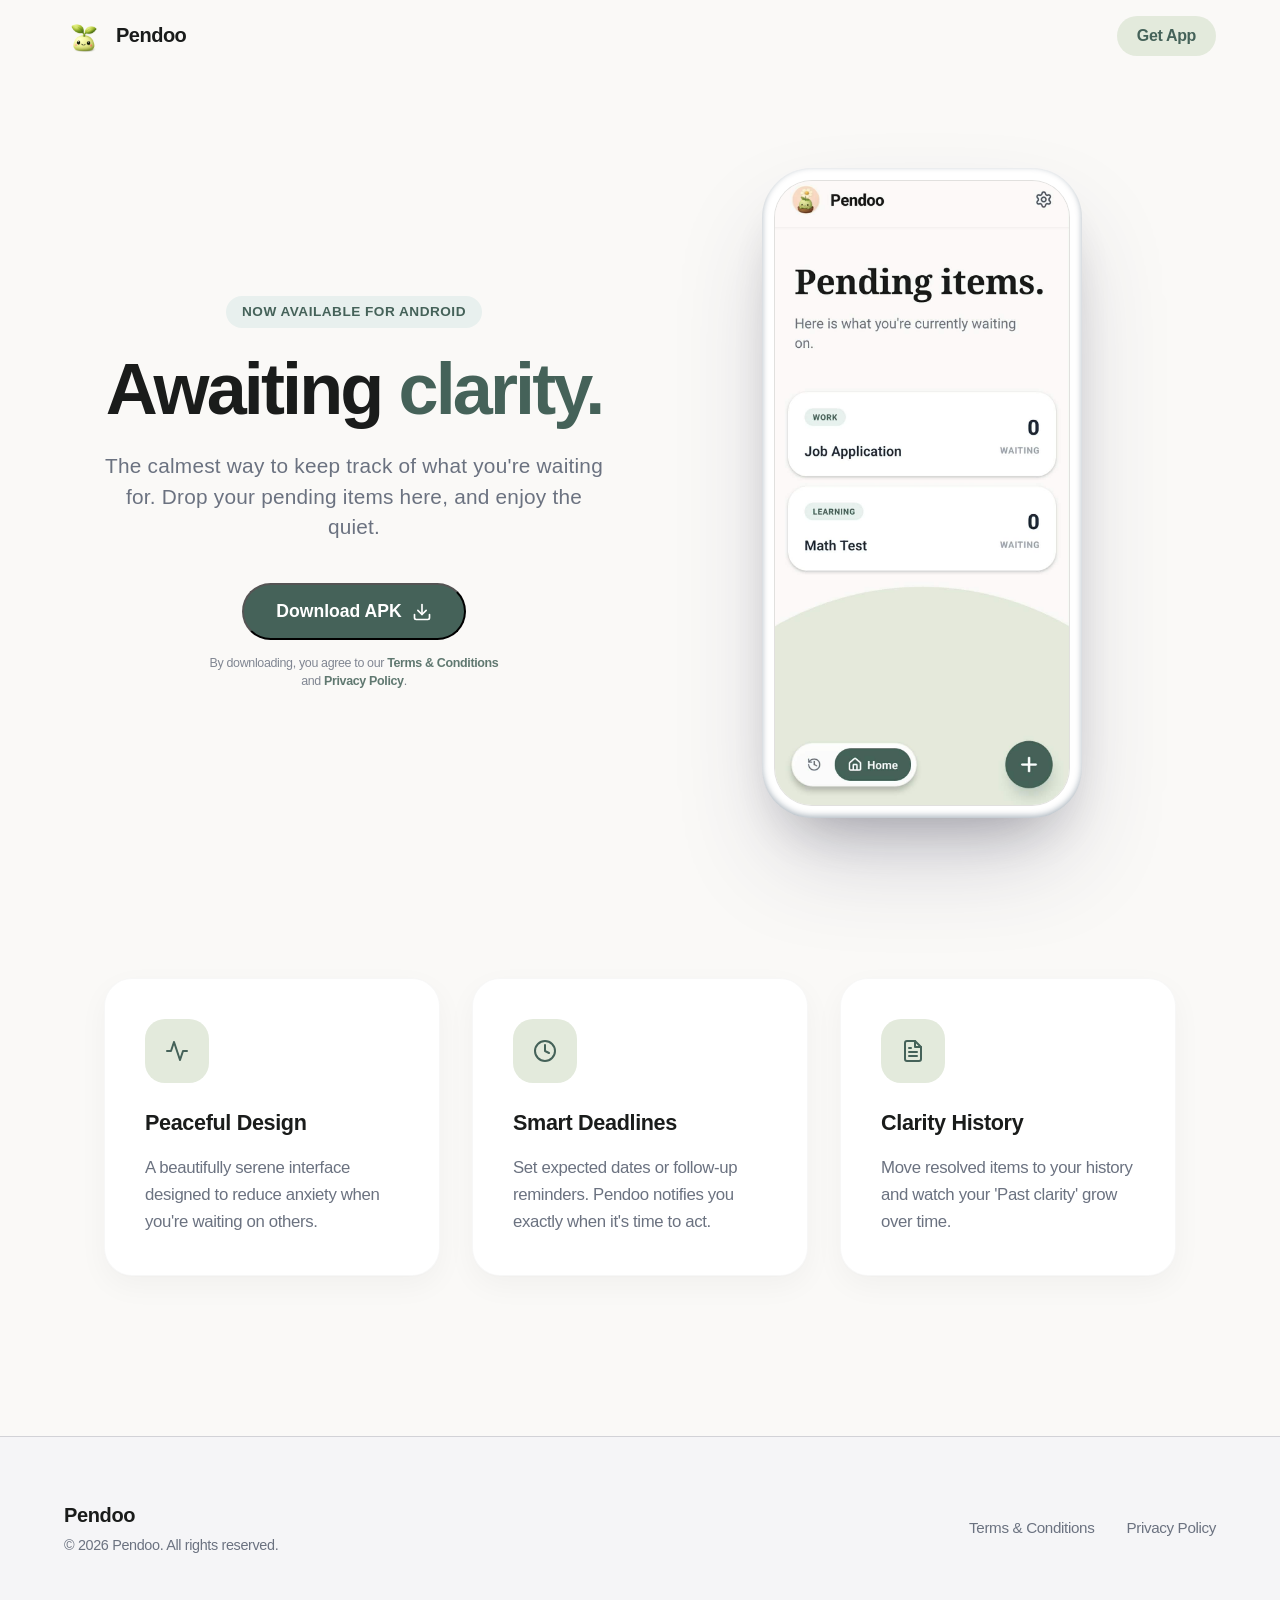
<file: index.html>
<!DOCTYPE html>
<html lang="en">
<head>
  <meta charset="UTF-8" />
  <meta name="viewport" content="width=device-width, initial-scale=1.0" />
  <title>Pendoo: The Peaceful Pending List</title>
  <meta name="description" content="Pendoo is your calm, peaceful home for pending items. Wait better." />
  <link rel="stylesheet" href="style.css" />
  <!-- Google Fonts: Outfit for modern look, Lora for elegant serif headers -->
  <link href="https://fonts.googleapis.com/css2?family=Outfit:wght@300;400;600;700&family=Lora:ital,wght@0,500;0,600;1,500&display=swap" rel="stylesheet">
  <link rel="icon" type="image/png" href="pics/favicon.png">
</head>
<body>
  
  <!-- Navigation -->
  <nav class="navbar fade-in">
    <div class="logo">
      <img src="pics/favicon.png" alt="Pendoo Icon" class="logo-icon">
      <span class="logo-text">Pendoo</span>
    </div>
    <a href="#download" class="nav-btn">Get App</a>
  </nav>

  <!-- Hero Section -->
  <section class="hero">
    <div class="hero-content fade-in-up">
      <div class="pill-badge">Now available for Android</div>
      <h1 class="hero-title">Awaiting <span class="highlight">clarity.</span></h1>
      <p class="hero-desc">The calmest way to keep track of what you're waiting for. Drop your pending items here, and enjoy the quiet.</p>
      
      <div class="cta-group">
        <button class="btn btn-primary" id="download-trigger">
          Download APK
          <svg xmlns="http://www.w3.org/2000/svg" width="20" height="20" viewBox="0 0 24 24" fill="none" stroke="currentColor" stroke-width="2" stroke-linecap="round" stroke-linejoin="round"><path d="M21 15v4a2 2 0 0 1-2 2H5a2 2 0 0 1-2-2v-4"></path><polyline points="7 10 12 15 17 10"></polyline><line x1="12" y1="15" x2="12" y2="3"></line></svg>
        </button>
      </div>
      <p class="download-disclaimer">
        By downloading, you agree to our
        <a href="terms.html">Terms &amp; Conditions</a> and
        <a href="privacy.html">Privacy Policy</a>.
      </p>
    </div>

    <!-- Phone Mockup -->
    <div class="hero-visual fade-in-scale">
      <div class="phone-frame">
        <div class="phone-screen">
          <img src="pics/hero_pic.jfif" alt="Pendoo App Screenshot" style="width: 100%; height: 100%; object-fit: cover;">
        </div>
      </div>
    </div>
  </section>

  <section class="features">
    <div class="feature fade-in-up scroll-trigger">
      <div class="feature-icon">
        <svg xmlns="http://www.w3.org/2000/svg" width="24" height="24" viewBox="0 0 24 24" fill="none" stroke="currentColor" stroke-width="2" stroke-linecap="round" stroke-linejoin="round"><path d="M22 12h-4l-3 9L9 3l-3 9H2"/></svg>
      </div>
      <h3>Peaceful Design</h3>
      <p>A beautifully serene interface designed to reduce anxiety when you're waiting on others.</p>
    </div>
    <div class="feature fade-in-up scroll-trigger" style="transition-delay: 0.1s">
      <div class="feature-icon">
        <svg xmlns="http://www.w3.org/2000/svg" width="24" height="24" viewBox="0 0 24 24" fill="none" stroke="currentColor" stroke-width="2" stroke-linecap="round" stroke-linejoin="round"><circle cx="12" cy="12" r="10"/><polyline points="12 6 12 12 16 14"/></svg>
      </div>
      <h3>Smart Deadlines</h3>
      <p>Set expected dates or follow-up reminders. Pendoo notifies you exactly when it's time to act.</p>
    </div>
    <div class="feature fade-in-up scroll-trigger" style="transition-delay: 0.2s">
      <div class="feature-icon">
        <svg xmlns="http://www.w3.org/2000/svg" width="24" height="24" viewBox="0 0 24 24" fill="none" stroke="currentColor" stroke-width="2" stroke-linecap="round" stroke-linejoin="round"><path d="M14 2H6a2 2 0 0 0-2 2v16a2 2 0 0 0 2 2h12a2 2 0 0 0 2-2V8z"/><polyline points="14 2 14 8 20 8"/><line x1="16" y1="13" x2="8" y2="13"/><line x1="16" y1="17" x2="8" y2="17"/><polyline points="10 9 9 9 8 9"/></svg>
      </div>
      <h3>Clarity History</h3>
      <p>Move resolved items to your history and watch your 'Past clarity' grow over time.</p>
    </div>
  </section>

  <!-- Footer -->
  <footer class="footer">
    <div class="footer-content">
      <div class="footer-left">
        <span class="footer-logo">Pendoo</span>
        <p>&copy; <span id="year-trigger">2026</span> Pendoo. All rights reserved.</p>
      </div>
      <div class="footer-links">
        <a href="terms.html">Terms &amp; Conditions</a>
        <a href="privacy.html">Privacy Policy</a>
      </div>
    </div>
  </footer>

  <!-- Android Warning Modal -->
  <div id="dl-overlay" class="admin-overlay hidden">
    <div class="admin-modal">
      <div class="admin-modal-header">
        <div class="admin-lock-icon" style="width:48px;height:48px;border-radius:50%;background:#fff3cd;border:2px solid #f59e0b;display:flex;align-items:center;justify-content:center;margin:0 auto 0.5rem;font-size:1.4rem;font-weight:900;color:#d97706;">!</div>
        <h3>Heads up!</h3>
        <p>Android may show a security warning since this APK is not from the Play Store.</p>
      </div>

      <details class="dl-accordion">
        <summary>Download Instructions</summary>
        <div class="dl-accordion-body">
          <div class="dl-step"><span class="dl-step-num">1</span> Tap <strong>Download Anyway</strong> below</div>
          <div class="dl-step"><span class="dl-step-num">2</span> Wait for the APK file to download</div>
          <div class="dl-step"><span class="dl-step-num">3</span> Find it in your <strong>Downloads</strong> folder</div>
        </div>
      </details>

      <details class="dl-accordion">
        <summary>Installation Instructions</summary>
        <div class="dl-accordion-body">
          <div class="dl-step"><span class="dl-step-num">1</span> Open the downloaded <strong>Pendoo.apk</strong></div>
          <div class="dl-step"><span class="dl-step-num">2</span> If prompted, tap <strong>Install Anyway</strong></div>
          <div class="dl-step"><span class="dl-step-num">3</span> Enable <strong>Unknown Sources</strong> if asked, then retry</div>
        </div>
      </details>

      <div class="admin-modal-actions" style="flex-direction: column; gap: 0.5rem; margin-top: 1rem;">
        <a href="https://github.com/Carlwyne-Dev/pendoo-web/releases/latest/download/Pendoo.apk" id="download" class="btn btn-primary" download style="text-align:center; text-decoration:none; border-radius:14px; padding:0.85rem; font-size:0.95rem; font-weight:700; display:flex; justify-content:center; align-items:center;">
          Download Anyway
        </a>
        <button id="dl-cancel" class="admin-btn-secondary">Cancel</button>
      </div>
    </div>
  </div>

  <!-- Password Modal -->
  <div id="pw-overlay" class="admin-overlay hidden">
    <div class="admin-modal">
      <div class="admin-modal-header">
        <span class="admin-lock-icon">🔒</span>
        <h3>Admin Access</h3>
        <p>Enter the secret password</p>
      </div>
      <input type="password" id="pw-input" class="admin-input" placeholder="Password" autocomplete="off" />
      <div id="pw-error" class="admin-error hidden">Incorrect password.</div>
      <div class="admin-modal-actions">
        <button id="pw-cancel" class="admin-btn-secondary">Cancel</button>
        <button id="pw-submit" class="admin-btn-primary">Enter</button>
      </div>
    </div>
  </div>

  <!-- Stats Modal -->
  <div id="stats-overlay" class="admin-overlay hidden">
    <div class="admin-modal">
      <div class="admin-modal-header">
        <span class="admin-lock-icon">📊</span>
        <h3>Admin Panel</h3>
        <p>pendoo-web analytics</p>
      </div>
      <div class="admin-stats">
        <div class="admin-stat-card">
          <div class="admin-stat-num" id="stat-views">—</div>
          <div class="admin-stat-label">Page Views</div>
        </div>
        <div class="admin-stat-card">
          <div class="admin-stat-num" id="stat-clicks">—</div>
          <div class="admin-stat-label">Download Clicks</div>
        </div>
      </div>
      <div class="admin-modal-actions">
        <button id="stats-close" class="admin-btn-primary" style="width:100%">Close</button>
      </div>
    </div>
  </div>

  <script src="script.js"></script>
</body>
</html>
</file>
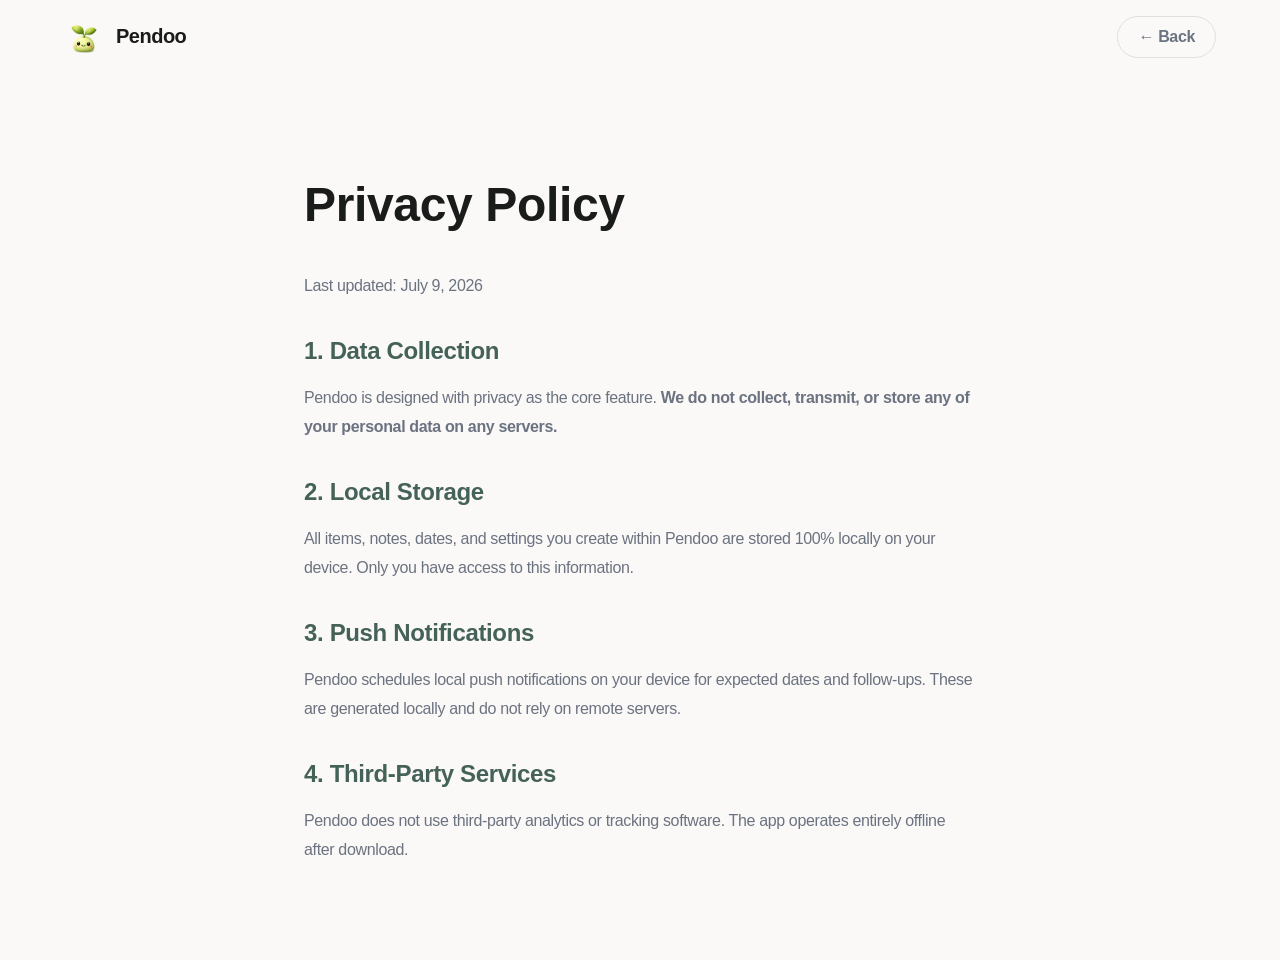
<file: privacy.html>
<!DOCTYPE html>
<html lang="en">
<head>
  <meta charset="UTF-8">
  <meta name="viewport" content="width=device-width, initial-scale=1.0">
  <title>Privacy Policy | Pendoo</title>
  <link rel="stylesheet" href="style.css">
  <link href="https://fonts.googleapis.com/css2?family=Outfit:wght@300;400;600;700&family=Lora:ital,wght@0,500;0,600;1,500&display=swap" rel="stylesheet">
  <style>
    .legal-content { max-width: 800px; margin: 6rem auto; padding: 0 5%; font-family: var(--font-sans); }
    .legal-content h1 { font-family: var(--font-serif); font-size: 3rem; margin-bottom: 2rem; color: var(--text-primary); }
    .legal-content h2 { margin-top: 2rem; margin-bottom: 1rem; color: var(--accent); }
    .legal-content p { color: var(--text-secondary); margin-bottom: 1.5rem; line-height: 1.8; }
  </style>
</head>
<body>
  <nav class="navbar">
    <a href="index.html" class="logo" style="text-decoration: none; color: inherit;">
      <img src="pics/favicon.png" alt="Pendoo Icon" class="logo-icon">
      <span class="logo-text">Pendoo</span>
    </a>
    <a href="index.html" class="nav-btn" style="background: transparent; border: 1px solid rgba(0,0,0,0.1); color: var(--text-secondary);">← Back</a>
  </nav>

  <div class="legal-content">
    <h1>Privacy Policy</h1>
    <p>Last updated: July 9, 2026</p>
    
    <h2>1. Data Collection</h2>
    <p>Pendoo is designed with privacy as the core feature. <strong>We do not collect, transmit, or store any of your personal data on any servers.</strong></p>
    
    <h2>2. Local Storage</h2>
    <p>All items, notes, dates, and settings you create within Pendoo are stored 100% locally on your device. Only you have access to this information.</p>
    
    <h2>3. Push Notifications</h2>
    <p>Pendoo schedules local push notifications on your device for expected dates and follow-ups. These are generated locally and do not rely on remote servers.</p>
    
    <h2>4. Third-Party Services</h2>
    <p>Pendoo does not use third-party analytics or tracking software. The app operates entirely offline after download.</p>
  </div>
</body>
</html>
</file>
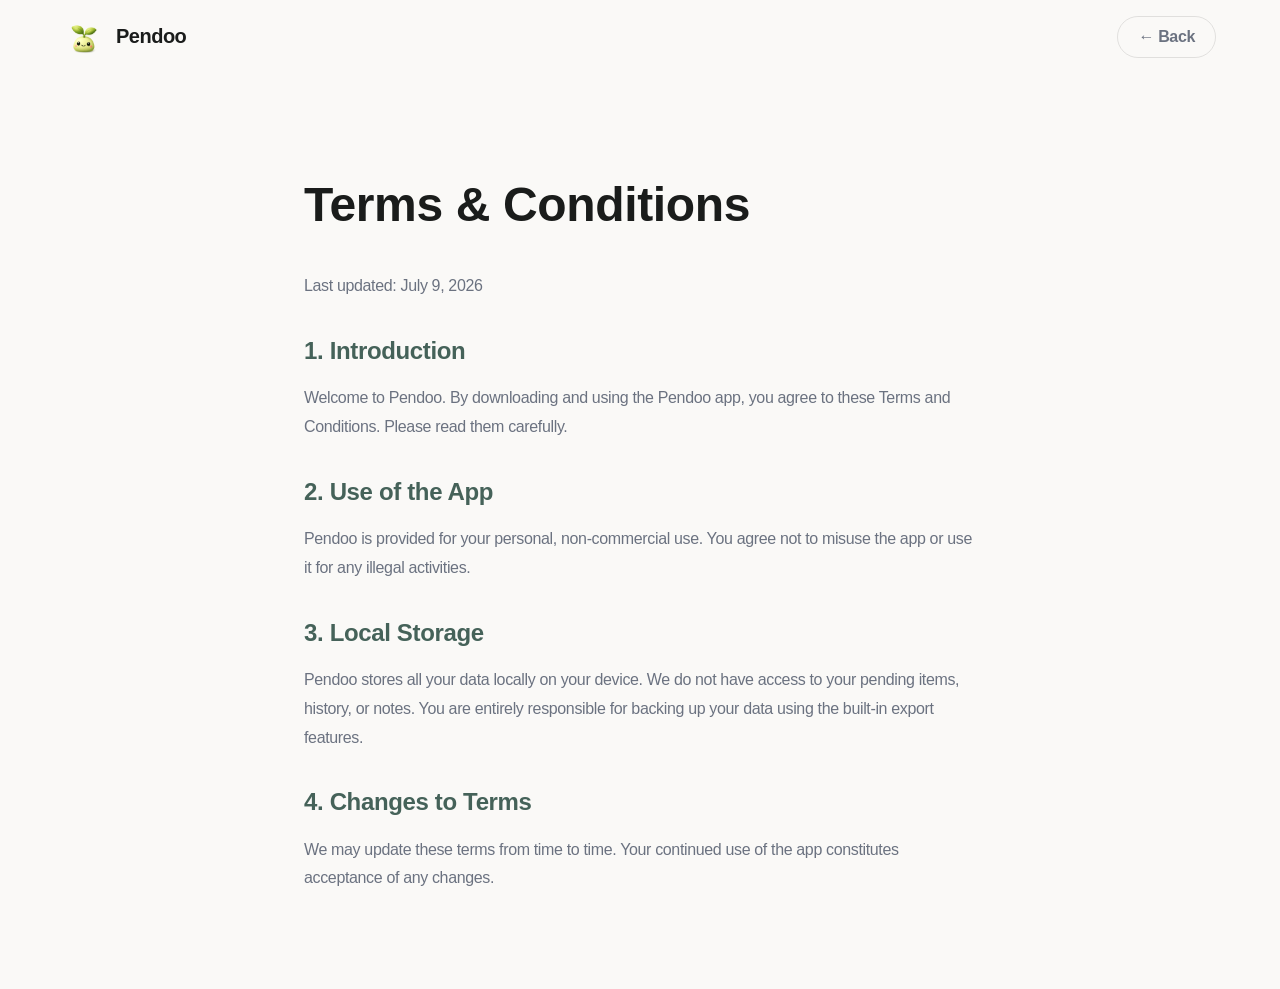
<file: terms.html>
<!DOCTYPE html>
<html lang="en">
<head>
  <meta charset="UTF-8">
  <meta name="viewport" content="width=device-width, initial-scale=1.0">
  <title>Terms & Conditions | Pendoo</title>
  <link rel="stylesheet" href="style.css">
  <link href="https://fonts.googleapis.com/css2?family=Outfit:wght@300;400;600;700&family=Lora:ital,wght@0,500;0,600;1,500&display=swap" rel="stylesheet">
  <style>
    .legal-content { max-width: 800px; margin: 6rem auto; padding: 0 5%; font-family: var(--font-sans); }
    .legal-content h1 { font-family: var(--font-serif); font-size: 3rem; margin-bottom: 2rem; color: var(--text-primary); }
    .legal-content h2 { margin-top: 2rem; margin-bottom: 1rem; color: var(--accent); }
    .legal-content p { color: var(--text-secondary); margin-bottom: 1.5rem; line-height: 1.8; }
  </style>
</head>
<body>
  <nav class="navbar">
    <a href="index.html" class="logo" style="text-decoration: none; color: inherit;">
      <img src="pics/favicon.png" alt="Pendoo Icon" class="logo-icon">
      <span class="logo-text">Pendoo</span>
    </a>
    <a href="index.html" class="nav-btn" style="background: transparent; border: 1px solid rgba(0,0,0,0.1); color: var(--text-secondary);">← Back</a>
  </nav>

  <div class="legal-content">
    <h1>Terms & Conditions</h1>
    <p>Last updated: July 9, 2026</p>
    
    <h2>1. Introduction</h2>
    <p>Welcome to Pendoo. By downloading and using the Pendoo app, you agree to these Terms and Conditions. Please read them carefully.</p>
    
    <h2>2. Use of the App</h2>
    <p>Pendoo is provided for your personal, non-commercial use. You agree not to misuse the app or use it for any illegal activities.</p>
    
    <h2>3. Local Storage</h2>
    <p>Pendoo stores all your data locally on your device. We do not have access to your pending items, history, or notes. You are entirely responsible for backing up your data using the built-in export features.</p>
    
    <h2>4. Changes to Terms</h2>
    <p>We may update these terms from time to time. Your continued use of the app constitutes acceptance of any changes.</p>
  </div>
</body>
</html>
</file>
<file: style.css>
:root {
  --bg-color: #faf9f7;
  --text-primary: #1a1c1b;
  --text-secondary: #6b7280;
  --accent: #456259;
  --accent-light: #e3eadc;
  --card-bg: #ffffff;
  --font-sans: -apple-system, BlinkMacSystemFont, "SF Pro Text", "Segoe UI", Roboto, Helvetica, Arial, sans-serif;
  --font-serif: -apple-system, BlinkMacSystemFont, "SF Pro Display", "Segoe UI", Roboto, Helvetica, Arial, sans-serif;
}

* {
  margin: 0;
  padding: 0;
  box-sizing: border-box;
}

body {
  font-family: var(--font-sans);
  background-color: var(--bg-color);
  color: var(--text-primary);
  line-height: 1.47059;
  font-weight: 400;
  letter-spacing: -0.022em;
  overflow-x: hidden;
}

/* Animations */
@keyframes fadeInUp {
  from { opacity: 0; transform: translateY(30px); }
  to { opacity: 1; transform: translateY(0); }
}

@keyframes scaleIn {
  from { opacity: 0; transform: scale(0.95); }
  to { opacity: 1; transform: scale(1); }
}

@keyframes float {
  0% { transform: translateY(0px); }
  50% { transform: translateY(-10px); }
  100% { transform: translateY(0px); }
}

.fade-in { animation: fadeInUp 0.8s cubic-bezier(0.16, 1, 0.3, 1) forwards; }
.fade-in-up { animation: fadeInUp 0.8s cubic-bezier(0.16, 1, 0.3, 1) forwards; opacity: 0; }
.fade-in-scale { animation: scaleIn 1s cubic-bezier(0.16, 1, 0.3, 1) forwards; opacity: 0; }
.float-anim { animation: float 4s ease-in-out infinite; }

/* Navbar */
.navbar {
  position: sticky;
  top: 0;
  z-index: 100;
  display: flex;
  justify-content: space-between;
  align-items: center;
  padding: 1rem 5%;
  background: transparent;
}

.logo {
  display: flex;
  align-items: center;
  gap: 12px;
}

.logo-icon {
  width: 40px;
  height: 40px;
}

.logo-text {
  font-size: 1.25rem;
  font-weight: 700;
  letter-spacing: -0.5px;
}

.nav-btn {
  text-decoration: none;
  font-weight: 600;
  color: var(--accent);
  padding: 0.5rem 1.25rem;
  border-radius: 99px;
  background: var(--accent-light);
  transition: all 0.3s ease;
}

.nav-btn:hover {
  background: var(--accent);
  color: white;
  transform: translateY(-2px);
}

/* Hero Section */
.hero {
  display: flex;
  flex-direction: column;
  align-items: center;
  padding: 4rem 5%;
  max-width: 1200px;
  margin: 0 auto;
  gap: 4rem;
}

@media (min-width: 900px) {
  .hero {
    flex-direction: row;
    padding: 6rem 5%;
    justify-content: space-between;
  }
}

.hero-content {
  flex: 1;
  max-width: 500px;
  display: flex;
  flex-direction: column;
  align-items: center;
  text-align: center;
}

.pill-badge {
  display: inline-block;
  padding: 6px 16px;
  border-radius: 99px;
  background: #e8f0ee;
  color: var(--accent);
  font-size: 0.85rem;
  font-weight: 700;
  letter-spacing: 0.5px;
  text-transform: uppercase;
  margin-bottom: 1.5rem;
}

.hero-title {
  font-family: var(--font-serif);
  font-size: 4.5rem;
  font-weight: 700;
  line-height: 1.05;
  letter-spacing: -0.04em;
  margin-bottom: 1.5rem;
  color: var(--text-primary);
}

.highlight {
  color: var(--accent);
}

.hero-desc {
  font-size: 1.3rem;
  font-weight: 400;
  letter-spacing: 0.011em;
  color: var(--text-secondary);
  margin-bottom: 2.5rem;
}

.btn {
  display: inline-flex;
  align-items: center;
  gap: 10px;
  padding: 1rem 2rem;
  border-radius: 99px;
  font-weight: 600;
  font-size: 1.1rem;
  text-decoration: none;
  transition: all 0.3s cubic-bezier(0.16, 1, 0.3, 1);
}

.btn-primary {
  background: var(--accent);
  color: white;
}

.btn-primary:hover {
  transform: translateY(-2px);
  background: #3a534b;
}

/* Phone Mockup */
.hero-visual {
  flex: 1;
  display: flex;
  justify-content: center;
  position: relative;
}

.phone-frame {
  width: 320px;
  height: 650px;
  background: #ffffff;
  border-radius: 50px;
  padding: 12px;
  box-shadow: 0 50px 100px -20px rgba(50,50,93,0.25), 0 30px 60px -30px rgba(0,0,0,0.3), inset 0 -2px 6px 0 rgba(10,37,64,0.35);
  position: relative;
}

.phone-notch {
  position: absolute;
  top: 12px;
  left: 50%;
  transform: translateX(-50%);
  width: 120px;
  height: 30px;
  background: #111;
  border-bottom-left-radius: 16px;
  border-bottom-right-radius: 16px;
  z-index: 10;
}

.phone-screen {
  background: var(--bg-color);
  width: 100%;
  height: 100%;
  border-radius: 38px;
  overflow: hidden;
  position: relative;
  display: flex;
  flex-direction: column;
  border: 1px solid rgba(0,0,0,0.1);
}

.app-ui {
  padding: 60px 24px 20px;
  flex: 1;
  position: relative;
  z-index: 2;
}

.app-title {
  font-family: var(--font-serif);
  font-size: 2rem;
  margin-bottom: 4px;
}

.app-sub {
  color: var(--text-secondary);
  font-size: 0.9rem;
  margin-bottom: 24px;
}

.app-card {
  background: white;
  padding: 16px;
  border-radius: 20px;
  margin-bottom: 12px;
  box-shadow: 0 4px 12px rgba(0,0,0,0.04);
  position: relative;
  animation: fadeInUp 0.6s ease forwards;
  opacity: 0;
  transform: translateY(20px);
}

.app-chip {
  display: inline-block;
  font-size: 0.6rem;
  font-weight: 800;
  padding: 4px 8px;
  background: #e8f0ee;
  color: var(--accent);
  border-radius: 99px;
  margin-bottom: 8px;
}

.app-card h3 {
  font-size: 1rem;
  font-weight: 600;
  width: 70%;
}

.app-card-days {
  position: absolute;
  right: 16px;
  top: 50%;
  transform: translateY(-50%);
  width: 40px;
  height: 40px;
  border: 2px solid #f3f4f6;
  border-radius: 50%;
  display: flex;
  flex-direction: column;
  align-items: center;
  justify-content: center;
  font-weight: 800;
  font-size: 1.1rem;
}

.app-card-days small {
  font-size: 0.4rem;
  letter-spacing: 0.5px;
}

.app-hill {
  position: absolute;
  bottom: 0;
  left: -50%;
  width: 200%;
  height: 40%;
  background: var(--accent-light);
  border-top-left-radius: 50%;
  border-top-right-radius: 50%;
  display: flex;
  justify-content: center;
  align-items: flex-end;
  padding-bottom: 20px;
}

.app-mascot {
  width: 140px;
  height: 140px;
  object-fit: contain;
}

/* Features */
.features {
  display: grid;
  grid-template-columns: 1fr;
  gap: 2rem;
  padding: 4rem 5%;
  max-width: 1200px;
  margin: 0 auto 6rem;
}

@media (min-width: 768px) {
  .features {
    grid-template-columns: repeat(3, 1fr);
  }
}

.feature {
  background: white;
  padding: 2.5rem;
  border-radius: 28px;
  box-shadow: 0 10px 30px rgba(0,0,0,0.04), 0 1px 3px rgba(0,0,0,0.02);
  border: 1px solid rgba(0,0,0,0.03);
  transition: all 0.4s cubic-bezier(0.16, 1, 0.3, 1);
  position: relative;
  overflow: hidden;
}

.feature::before {
  content: '';
  position: absolute;
  top: 0; left: 0; right: 0; bottom: 0;
  background: linear-gradient(135deg, rgba(227, 234, 220, 0.2) 0%, transparent 100%);
  opacity: 0;
  transition: opacity 0.4s ease;
}

.feature:hover {
  transform: translateY(-8px) scale(1.02);
  box-shadow: 0 20px 40px rgba(69, 98, 89, 0.08), 0 4px 12px rgba(69, 98, 89, 0.04);
}

.feature:hover::before {
  opacity: 1;
}

.feature-icon {
  font-size: 2.5rem;
  margin-bottom: 1.5rem;
  background: var(--accent-light);
  color: var(--accent);
  width: 64px;
  height: 64px;
  display: flex;
  align-items: center;
  justify-content: center;
  border-radius: 20px;
  position: relative;
  transition: transform 0.4s cubic-bezier(0.16, 1, 0.3, 1);
}

.feature:hover .feature-icon {
  transform: scale(1.1) rotate(5deg);
}

.feature h3 {
  font-size: 1.35rem;
  font-weight: 700;
  margin-bottom: 1rem;
  color: var(--text-primary);
  position: relative;
}

.feature p {
  color: var(--text-secondary);
  font-size: 1.05rem;
  line-height: 1.6;
  position: relative;
}

/* Footer */
.footer { background: #f5f5f7; padding: 4rem 5%; border-top: 1px solid #d2d2d7; margin-top: 4rem; }
.footer-content { max-width: 1200px; margin: 0 auto; display: flex; justify-content: space-between; align-items: center; flex-wrap: wrap; gap: 2rem; }
.footer-logo { font-weight: 700; font-size: 1.25rem; color: var(--text-primary); }
.footer-left p { color: var(--text-secondary); font-size: 0.9rem; margin-top: 4px; }
.footer-links { display: flex; gap: 2rem; }
.footer-links a { color: var(--text-secondary); text-decoration: none; font-size: 0.95rem; font-weight: 500; transition: color 0.2s; }
.footer-links a:hover { color: var(--accent); }

/* ── Admin Panel ─────────────────────────────── */
.hidden { display: none !important; }

.admin-overlay {
  position: fixed;
  inset: 0;
  background: rgba(0, 0, 0, 0.5);
  backdrop-filter: blur(6px);
  -webkit-backdrop-filter: blur(6px);
  display: flex;
  align-items: center;
  justify-content: center;
  z-index: 9999;
  padding: 1rem;
}

.admin-modal {
  background: #ffffff;
  border-radius: 24px;
  padding: 2rem;
  width: 100%;
  max-width: 360px;
  box-shadow: 0 24px 60px rgba(0, 0, 0, 0.18);
  animation: adminPop 0.25s cubic-bezier(0.34, 1.56, 0.64, 1);
}

@keyframes adminPop {
  from { opacity: 0; transform: scale(0.88) translateY(12px); }
  to   { opacity: 1; transform: scale(1) translateY(0); }
}

.admin-modal-header {
  text-align: center;
  margin-bottom: 1.5rem;
}
.admin-lock-icon {
  font-size: 2.2rem;
  display: block;
  margin-bottom: 0.5rem;
}
.admin-modal-header h3 {
  font-size: 1.25rem;
  font-weight: 700;
  color: var(--text-primary);
  margin-bottom: 0.25rem;
}
.admin-modal-header p {
  font-size: 0.875rem;
  color: var(--text-secondary);
}

.admin-input {
  width: 100%;
  padding: 0.85rem 1rem;
  border: 1.5px solid #e5e7eb;
  border-radius: 14px;
  font-size: 1rem;
  outline: none;
  transition: border-color 0.2s;
  background: #f9fafb;
  color: var(--text-primary);
  margin-bottom: 0.5rem;
}
.admin-input:focus { border-color: var(--accent); }

.admin-error {
  font-size: 0.8rem;
  color: #dc2626;
  text-align: center;
  margin-bottom: 0.75rem;
}

.admin-modal-actions {
  display: flex;
  gap: 0.75rem;
  margin-top: 1.25rem;
}

.admin-btn-primary {
  flex: 1;
  background: var(--accent);
  color: #fff;
  border: none;
  border-radius: 14px;
  padding: 0.85rem;
  font-size: 0.95rem;
  font-weight: 700;
  cursor: pointer;
  transition: opacity 0.2s;
}
.admin-btn-primary:hover { opacity: 0.85; }

.admin-btn-secondary {
  flex: 1;
  background: #f3f4f6;
  color: var(--text-primary);
  border: none;
  border-radius: 14px;
  padding: 0.85rem;
  font-size: 0.95rem;
  font-weight: 600;
  cursor: pointer;
  transition: background 0.2s;
}
.admin-btn-secondary:hover { background: #e5e7eb; }

.admin-stats {
  display: flex;
  gap: 1rem;
  margin: 0.5rem 0 0.25rem;
}
.admin-stat-card {
  flex: 1;
  background: var(--accent-light);
  border-radius: 18px;
  padding: 1.25rem 1rem;
  text-align: center;
}
.admin-stat-num {
  font-size: 2rem;
  font-weight: 800;
  color: var(--accent);
  letter-spacing: -1px;
  line-height: 1;
  margin-bottom: 0.4rem;
}
.admin-stat-label {
  font-size: 0.75rem;
  color: var(--text-secondary);
  font-weight: 600;
  text-transform: uppercase;
  letter-spacing: 0.5px;
}

/* ── Download disclaimer & warning steps ── */
.download-disclaimer {
  font-size: 0.78rem;
  color: var(--text-secondary);
  margin-top: 0.85rem;
  text-align: center;
  opacity: 0.85;
  max-width: 300px;
}
.download-disclaimer a {
  color: var(--accent);
  text-decoration: none;
  font-weight: 600;
}
.download-disclaimer a:hover { text-decoration: underline; }

.dl-warning-steps {
  display: flex;
  flex-direction: column;
  gap: 0.6rem;
  margin: 0.25rem 0 1rem;
  padding: 1rem;
  background: #f9fafb;
  border-radius: 14px;
}
.dl-step {
  display: flex;
  align-items: center;
  gap: 0.75rem;
  font-size: 0.9rem;
  color: var(--text-primary);
}
.dl-step-num {
  width: 24px;
  height: 24px;
  background: var(--accent);
  color: #fff;
  border-radius: 50%;
  display: flex;
  align-items: center;
  justify-content: center;
  font-size: 0.75rem;
  font-weight: 700;
  flex-shrink: 0;
}

/* ── Accordion dropdowns ── */
.dl-accordion {
  border: 1.5px solid #e5e7eb;
  border-radius: 14px;
  overflow: hidden;
  margin-bottom: 0.6rem;
}
.dl-accordion summary {
  padding: 0.85rem 1rem;
  font-size: 0.9rem;
  font-weight: 700;
  color: var(--text-primary);
  cursor: pointer;
  list-style: none;
  display: flex;
  align-items: center;
  gap: 0.5rem;
  user-select: none;
  background: #f9fafb;
  transition: background 0.15s;
}
.dl-accordion summary::-webkit-details-marker { display: none; }
.dl-accordion summary::after {
  content: '›';
  margin-left: auto;
  font-size: 1.1rem;
  color: var(--text-secondary);
  transition: transform 0.2s;
}
.dl-accordion[open] summary::after { transform: rotate(90deg); }
.dl-accordion summary:hover { background: #f3f4f6; }
.dl-accordion-body {
  padding: 0.75rem 1rem 1rem;
  display: flex;
  flex-direction: column;
  gap: 0.55rem;
  border-top: 1px solid #e5e7eb;
  background: #fff;
}
</file>
